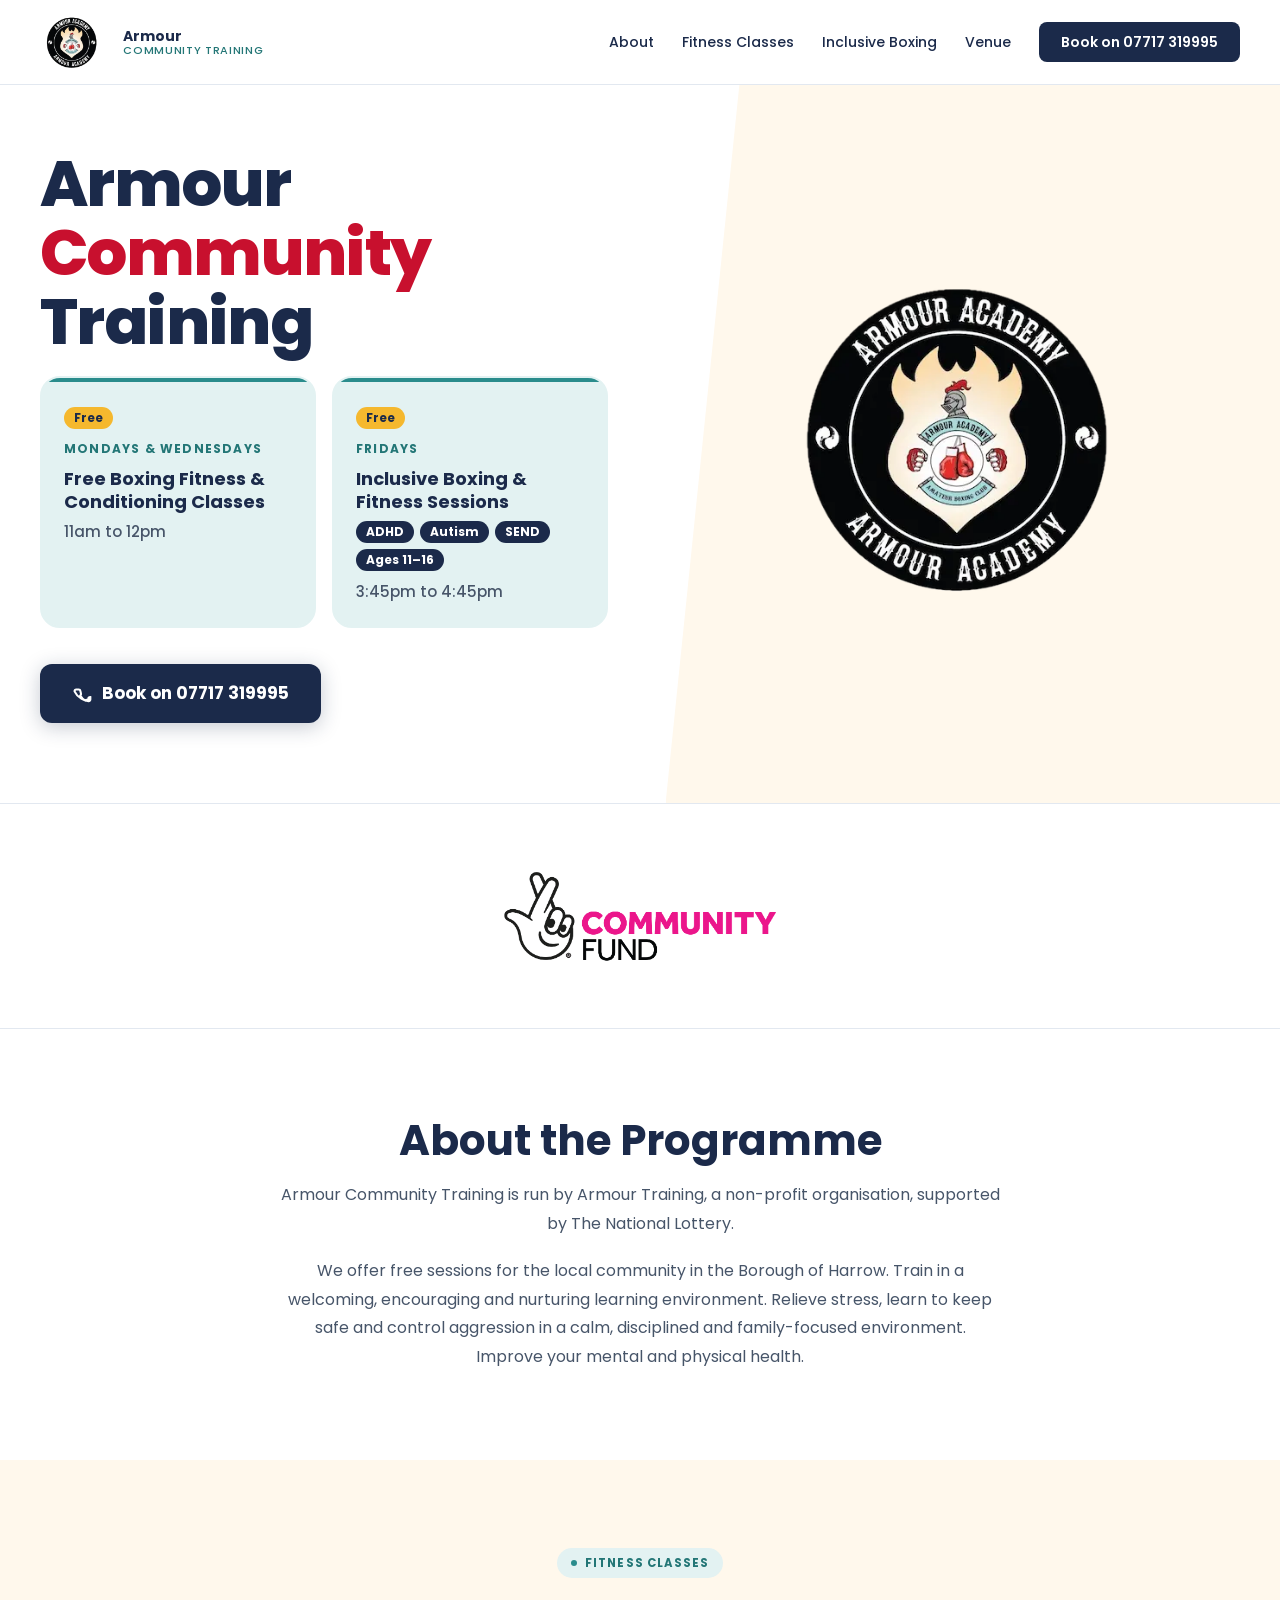
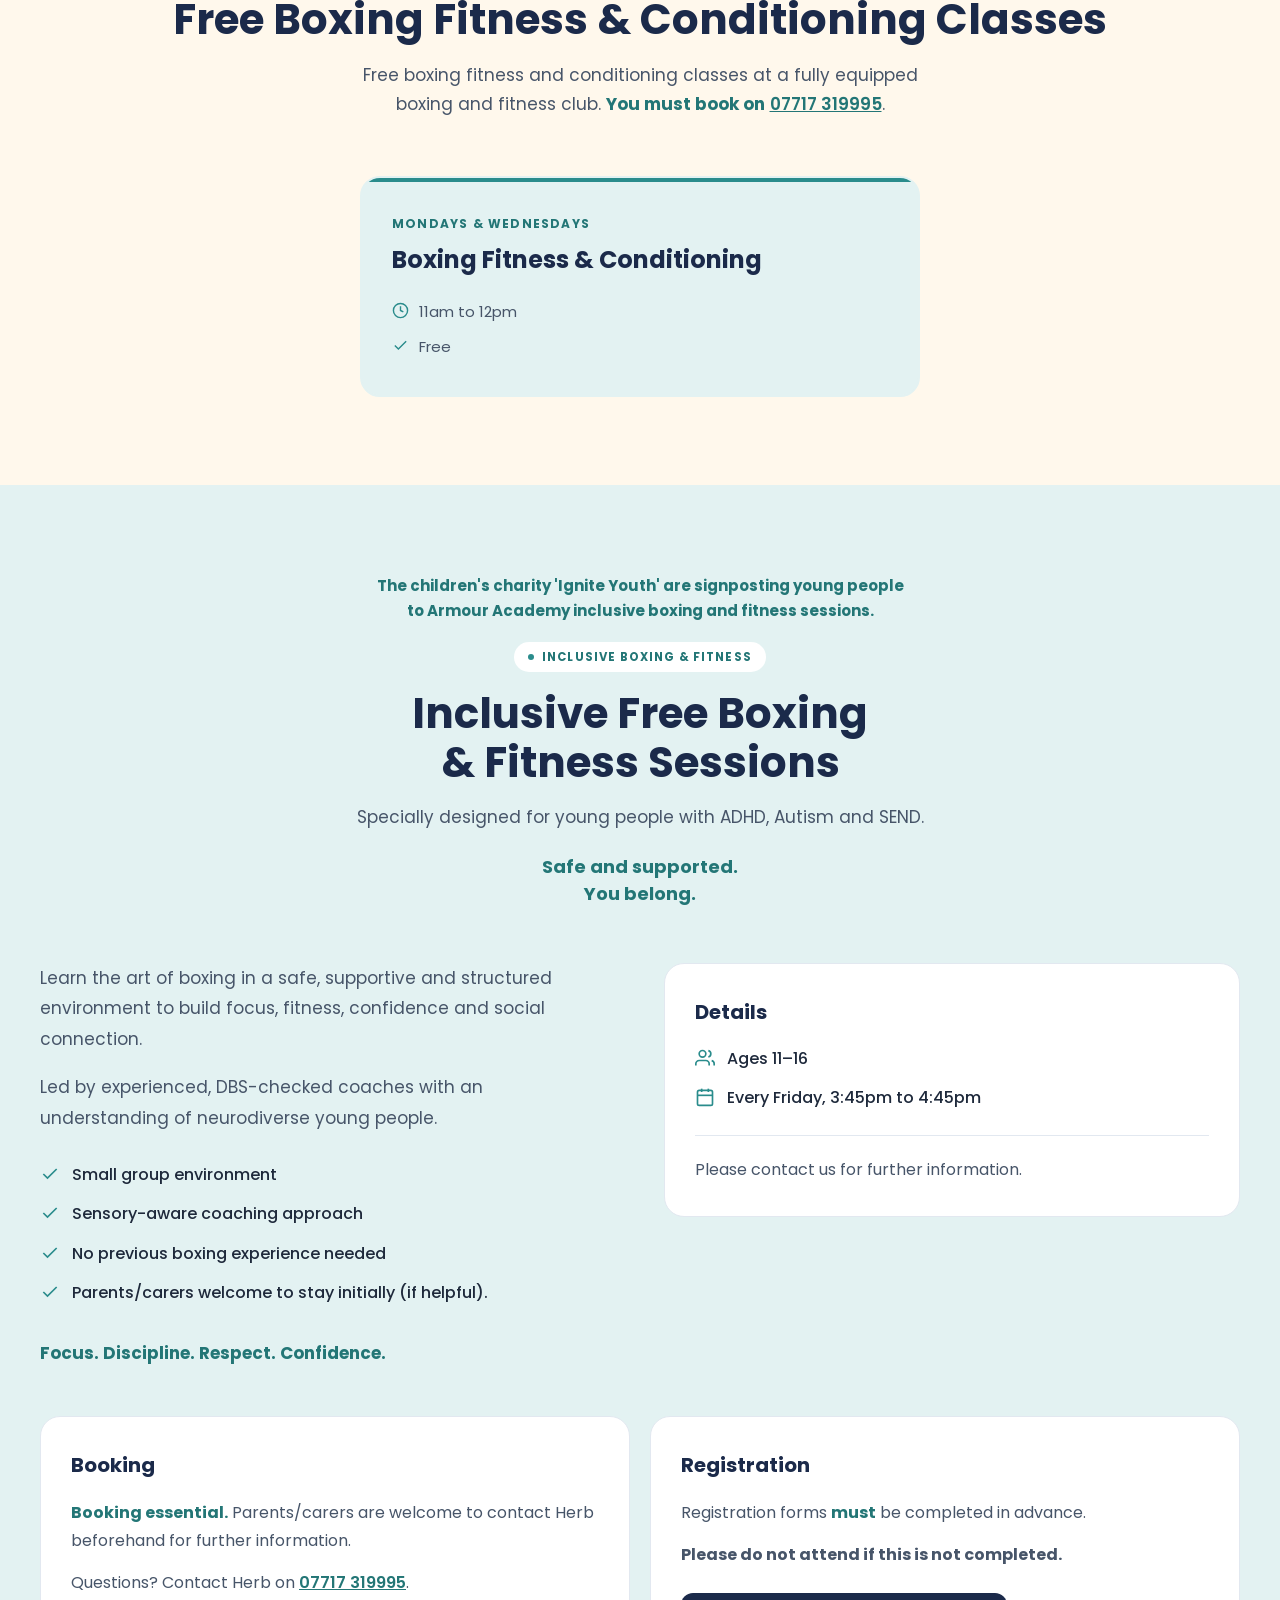
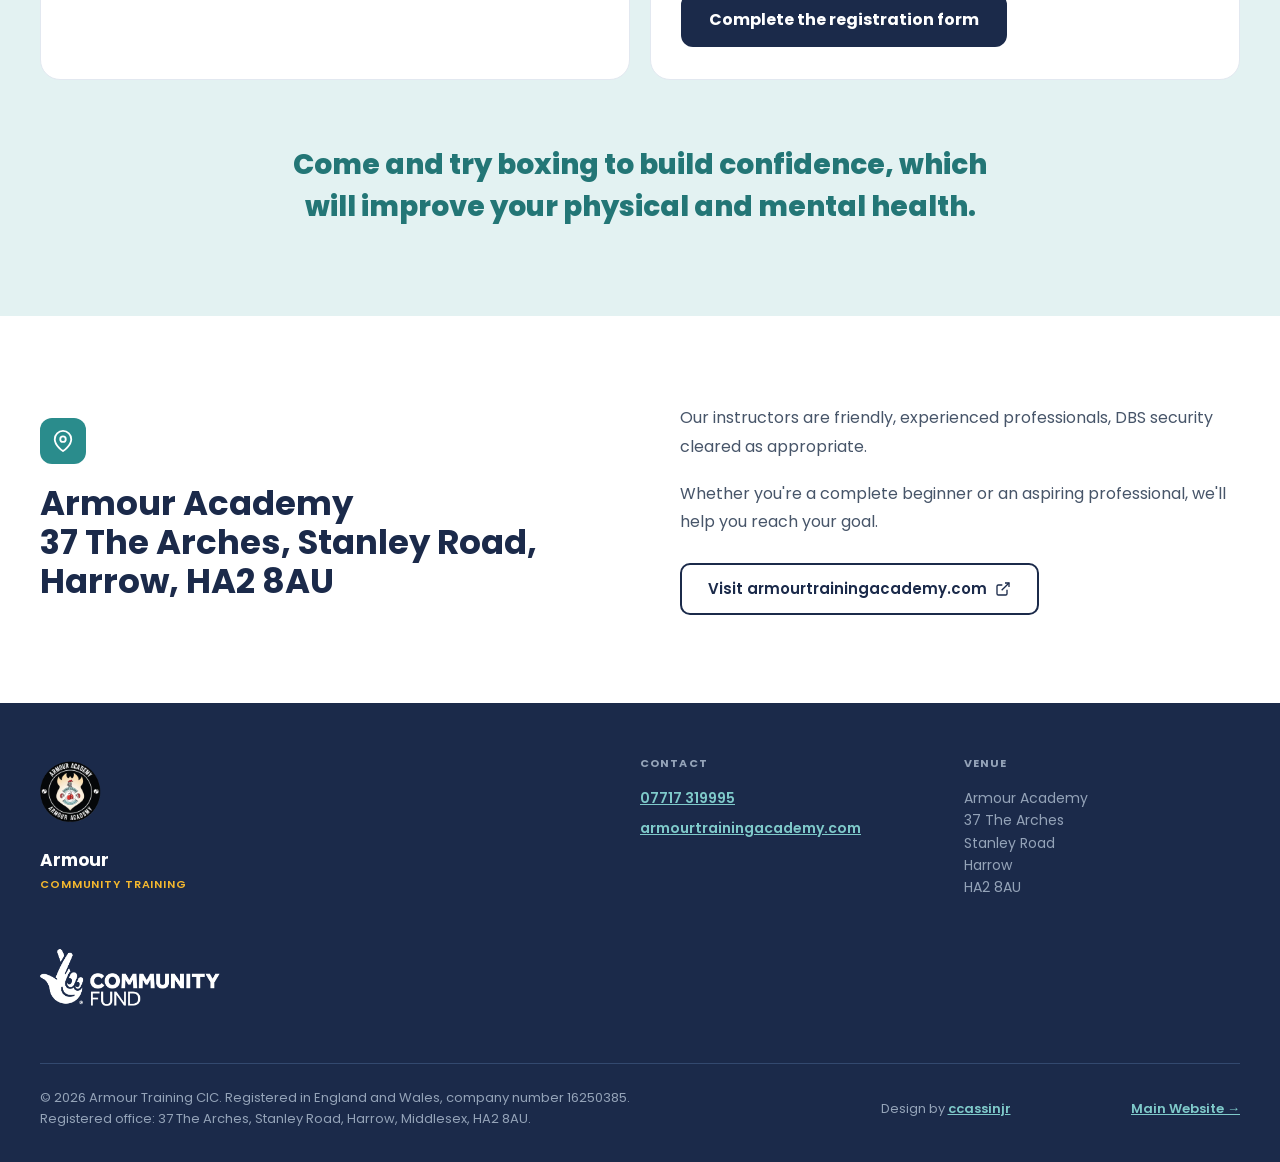
<file: index.html>
<!doctype html>
<html lang="en">
  <head>
    <meta charset="UTF-8" />
    <meta name="viewport" content="width=device-width, initial-scale=1.0" />
    <meta name="format-detection" content="telephone=no" />
    <title>
      Free Boxing &amp; Fitness Classes in Harrow | Armour Community Training
    </title>
    <meta
      name="description"
      content="Armour Community Training: free boxing fitness and conditioning classes every Monday and Wednesday, 11am to 12pm, and inclusive boxing and fitness sessions for young people aged 11 to 16 every Friday, 3:45pm to 4:45pm, in Harrow, HA2 8AU. Supported by The National Lottery Community Fund."
    />
    <link rel="preconnect" href="https://fonts.googleapis.com" />
    <link rel="preconnect" href="https://fonts.gstatic.com" crossorigin />
    <link
      href="https://fonts.googleapis.com/css2?family=Poppins:wght@300;400;500;600;700;800&display=swap"
      rel="stylesheet"
    />
    <link rel="stylesheet" href="styles.css" />
    <script src="script.js" defer></script>
  </head>
  <body>
    <!-- ══ NAV ═══════════════════════════════════════════ -->
    <nav>
      <div class="nav-inner">
        <a href="#hero" class="nav-logo">
          <picture>
            <source
              srcset="logo-440.webp 440w, logo-800.webp 800w"
              sizes="64px"
              type="image/webp"
            />
            <img
              src="logo.png"
              alt="Armour Academy logo"
              width="800"
              height="756"
            />
          </picture>
          <div class="nav-logo-text">
            <strong>Armour</strong>
            <span>Community Training</span>
          </div>
        </a>

        <ul class="nav-links">
          <li><a href="#about">About</a></li>
          <li><a href="#classes">Fitness Classes</a></li>
          <li><a href="#fridays">Inclusive Boxing</a></li>
          <li><a href="#about-aa">Venue</a></li>
          <li>
            <a href="tel:07717319995" class="nav-cta">Book on 07717 319995</a>
          </li>
        </ul>

        <button
          class="hamburger"
          id="hamburger"
          aria-label="Toggle menu"
          aria-expanded="false"
          aria-controls="mobileMenu"
        >
          <span></span><span></span><span></span>
        </button>
      </div>

      <div class="mobile-menu" id="mobileMenu">
        <a href="#about">About</a>
        <a href="#classes">Fitness Classes</a>
        <a href="#fridays">Inclusive Boxing</a>
        <a href="#about-aa">Venue</a>
        <a href="tel:07717319995">&#128222; Book on 07717 319995</a>
      </div>
    </nav>

    <!-- ══ HERO ══════════════════════════════════════════ -->
    <section id="hero">
      <div class="hero-inner">
        <div class="hero-content">
          <h1>
            Armour<br /><span class="accent">Community</span><br />Training
          </h1>

          <div class="hero-cards">
            <a href="#classes" class="class-card hero-card">
              <span class="free-tag">Free</span>
              <div class="class-day">Mondays &amp; Wednesdays</div>
              <p class="hero-card-title">
                Free Boxing Fitness &amp; Conditioning Classes
              </p>
              <p class="hero-card-detail">11am&nbsp;to&nbsp;12pm</p>
            </a>
            <a href="#fridays" class="class-card hero-card">
              <span class="free-tag">Free</span>
              <div class="class-day">Fridays</div>
              <p class="hero-card-title">
                Inclusive Boxing &amp; Fitness Sessions
              </p>
              <ul class="audience-tags">
                <li>ADHD</li>
                <li>Autism</li>
                <li>SEND</li>
                <li>Ages 11–16</li>
              </ul>
              <p class="hero-card-detail">3:45pm&nbsp;to&nbsp;4:45pm</p>
            </a>
          </div>

          <a href="tel:07717319995" class="btn-primary">
            <svg
              viewBox="0 0 24 24"
              fill="none"
              stroke="currentColor"
              stroke-width="2.5"
              aria-hidden="true"
            >
              <path
                d="M22 16.92v3a2 2 0 01-2.18 2 19.79 19.79 0 01-8.63-3.07A19.5 19.5 0 013.07 10a2 2 0 011.97-2.18h3a2 2 0 012 1.72c.127.96.361 1.903.7 2.81a2 2 0 01-.45 2.11L9.91 15a16 16 0 006.06 6.06l.31-.31a2 2 0 012.11-.45c.907.339 1.85.573 2.81.7A2 2 0 0122 16.92z"
              />
            </svg>
            Book on 07717 319995
          </a>
        </div>

        <picture class="hero-logo">
          <source
            srcset="logo-440.webp 440w, logo-800.webp 800w"
            sizes="(max-width: 768px) 220px, (max-width: 1024px) 260px, 380px"
            type="image/webp"
          />
          <img
            src="logo.png"
            alt="Armour Academy logo"
            width="800"
            height="756"
          />
        </picture>
      </div>
    </section>

    <!-- ══ FUNDER BAND ═════════════════════════════════════ -->
    <section class="funder-band">
      <img
        src="tnlcf-logo.png"
        alt="Supported by The National Lottery Community Fund"
        width="2426"
        height="1186"
        class="tnlcf-logo"
      />
    </section>

    <!-- ══ ABOUT ══════════════════════════════════════════ -->
    <section id="about">
      <div class="container">
        <div class="about-text">
          <h2>About the Programme</h2>
          <p>
            Armour Community Training is run by Armour Training, a non-profit
            organisation, supported by The National Lottery.
          </p>
          <p>
            We offer free sessions for the local community in the Borough of
            Harrow. Train in a welcoming, encouraging and nurturing learning
            environment. Relieve stress, learn to keep safe and control
            aggression in a calm, disciplined and family-focused environment.
            Improve your mental and physical health.
          </p>
        </div>
      </div>
    </section>

    <!-- ══ CLASSES (MONDAY & WEDNESDAY) ═══════════════════ -->
    <section id="classes">
      <div class="container">
        <div class="classes-hdr">
          <div class="pill">Fitness Classes</div>
          <h2>Free Boxing Fitness &amp; Conditioning Classes</h2>
          <p class="lead">
            Free boxing fitness and conditioning classes at a fully equipped
            boxing and fitness club.
            <strong class="classes-accent">You must book on</strong>
            <a href="tel:07717319995">07717 319995</a>.
          </p>
        </div>

        <div class="class-card">
          <div class="class-day">Mondays &amp; Wednesdays</div>
          <div class="class-name">Boxing Fitness &amp; Conditioning</div>
          <div class="class-meta">
            <div class="meta-row">
              <svg
                viewBox="0 0 24 24"
                fill="none"
                stroke="currentColor"
                stroke-width="2"
                aria-hidden="true"
              >
                <circle cx="12" cy="12" r="10" />
                <polyline points="12 6 12 12 16 14" />
              </svg>
              11am to 12pm
            </div>
            <div class="meta-row">
              <svg
                viewBox="0 0 24 24"
                fill="none"
                stroke="currentColor"
                stroke-width="2"
                aria-hidden="true"
              >
                <polyline points="20 6 9 17 4 12" />
              </svg>
              Free
            </div>
          </div>
        </div>
      </div>
    </section>

    <!-- ══ FRIDAYS (INCLUSIVE BOXING) ═════════════════════ -->
    <section id="fridays">
      <div class="container">
        <div class="fri-hdr">
          <p class="fri-signpost">
            The children's charity 'Ignite Youth' are signposting young people
            to Armour Academy inclusive boxing and fitness sessions.
          </p>
          <div class="pill">Inclusive Boxing &amp; Fitness</div>
          <h2>Inclusive Free Boxing &amp; Fitness Sessions</h2>
          <p class="lead">
            Specially designed for young people with ADHD, Autism and SEND.
          </p>
          <p class="fri-tagline">Safe and supported.<br />You belong.</p>
        </div>

        <div class="fri-grid">
          <div class="fri-text">
            <p>
              Learn the art of boxing in a safe, supportive and structured
              environment to build focus, fitness, confidence and social
              connection.
            </p>
            <p>
              Led by experienced, DBS-checked coaches with an understanding of
              neurodiverse young people.
            </p>
            <ul class="fri-list">
              <li>
                <svg
                  viewBox="0 0 24 24"
                  fill="none"
                  stroke="currentColor"
                  stroke-width="2"
                  aria-hidden="true"
                >
                  <polyline points="20 6 9 17 4 12" />
                </svg>
                Small group environment
              </li>
              <li>
                <svg
                  viewBox="0 0 24 24"
                  fill="none"
                  stroke="currentColor"
                  stroke-width="2"
                  aria-hidden="true"
                >
                  <polyline points="20 6 9 17 4 12" />
                </svg>
                Sensory-aware coaching approach
              </li>
              <li>
                <svg
                  viewBox="0 0 24 24"
                  fill="none"
                  stroke="currentColor"
                  stroke-width="2"
                  aria-hidden="true"
                >
                  <polyline points="20 6 9 17 4 12" />
                </svg>
                No previous boxing experience needed
              </li>
              <li>
                <svg
                  viewBox="0 0 24 24"
                  fill="none"
                  stroke="currentColor"
                  stroke-width="2"
                  aria-hidden="true"
                >
                  <polyline points="20 6 9 17 4 12" />
                </svg>
                Parents/carers welcome to stay initially (if helpful).
              </li>
            </ul>
            <p class="fri-tagline">Focus. Discipline. Respect. Confidence.</p>
          </div>

          <div class="fri-card">
            <h3>Details</h3>
            <ul class="fri-details">
              <li>
                <svg
                  viewBox="0 0 24 24"
                  fill="none"
                  stroke="currentColor"
                  stroke-width="2"
                  aria-hidden="true"
                >
                  <path d="M17 21v-2a4 4 0 00-4-4H5a4 4 0 00-4 4v2" />
                  <circle cx="9" cy="7" r="4" />
                  <path d="M23 21v-2a4 4 0 00-3-3.87" />
                  <path d="M16 3.13a4 4 0 010 7.75" />
                </svg>
                Ages 11–16
              </li>
              <li>
                <svg
                  viewBox="0 0 24 24"
                  fill="none"
                  stroke="currentColor"
                  stroke-width="2"
                  aria-hidden="true"
                >
                  <rect x="3" y="4" width="18" height="18" rx="2" />
                  <line x1="16" y1="2" x2="16" y2="6" />
                  <line x1="8" y1="2" x2="8" y2="6" />
                  <line x1="3" y1="10" x2="21" y2="10" />
                </svg>
                Every Friday, 3:45pm to 4:45pm
              </li>
            </ul>
            <p class="fri-note">Please contact us for further information.</p>
          </div>
        </div>

        <div class="fri-steps">
          <div class="fri-card">
            <h3>Booking</h3>
            <p>
              <strong class="fri-accent">Booking essential.</strong>
              Parents/carers are welcome to contact Herb beforehand for further
              information.
            </p>
            <p>
              Questions? Contact Herb on
              <a href="tel:07717319995">07717 319995</a>.
            </p>
          </div>
          <div class="fri-card">
            <h3>Registration</h3>
            <p>
              Registration forms <strong class="fri-accent">must</strong> be
              completed in advance.
            </p>
            <p>
              <strong>Please do not attend if this is not completed.</strong>
            </p>
            <a
              href="https://docs.google.com/forms/d/e/1FAIpQLSf2Ot1VgoupaDVz1BwWVu2qhC9g6sf7bvOAOOSk5MWs1z47qg/viewform"
              target="_blank"
              rel="noopener"
              class="btn-register"
              >Complete the registration form</a
            >
          </div>
        </div>

        <div class="fri-close">
          <p class="fri-tagline">
            Come and try boxing to build confidence, which will improve your
            physical and mental health.
          </p>
        </div>
      </div>
    </section>

    <!-- ══ ABOUT ARMOUR ACADEMY (THE VENUE) ═══════════════ -->
    <section id="about-aa">
      <div class="container">
        <div class="aa-grid">
          <div class="aa-heading">
            <div class="loc-icon">
              <svg
                viewBox="0 0 24 24"
                fill="none"
                stroke="currentColor"
                stroke-width="2"
                aria-hidden="true"
              >
                <path d="M21 10c0 7-9 13-9 13s-9-6-9-13a9 9 0 0118 0z" />
                <circle cx="12" cy="10" r="3" />
              </svg>
            </div>
            <h2>
              Armour Academy<br />37 The Arches, Stanley Road, Harrow,
              HA2&nbsp;8AU
            </h2>
          </div>

          <div class="aa-text">
            <p>
              Our instructors are friendly, experienced professionals, DBS
              security cleared as appropriate.
            </p>
            <p>
              Whether you're a complete beginner or an aspiring professional,
              we'll help you reach your goal.
            </p>
            <a
              href="https://armourtrainingacademy.com"
              target="_blank"
              rel="noopener"
              class="btn-outline"
            >
              Visit armourtrainingacademy.com
              <svg
                viewBox="0 0 24 24"
                fill="none"
                stroke="currentColor"
                stroke-width="2"
                aria-hidden="true"
              >
                <path
                  d="M18 13v6a2 2 0 01-2 2H5a2 2 0 01-2-2V8a2 2 0 012-2h6"
                />
                <polyline points="15 3 21 3 21 9" />
                <line x1="10" y1="14" x2="21" y2="3" />
              </svg>
            </a>
          </div>
        </div>
      </div>
    </section>

    <!-- ══ FOOTER ══════════════════════════════════════════ -->
    <footer>
      <div class="footer-grid">
        <div class="footer-brand">
          <picture>
            <source
              srcset="logo-440.webp 440w, logo-800.webp 800w"
              sizes="77px"
              type="image/webp"
            />
            <img
              src="logo.png"
              alt="Armour Academy logo"
              width="800"
              height="756"
              class="footer-logo"
              loading="lazy"
            />
          </picture>
          <strong>Armour</strong>
          <div class="ftag">Community Training</div>
          <img
            src="tnlcf-logo-white.png"
            alt="Supported by The National Lottery Community Fund"
            width="3369"
            height="1648"
            class="tnlcf-logo"
            loading="lazy"
          />
        </div>

        <div class="fcol">
          <h4>Contact</h4>
          <a href="tel:07717319995">07717 319995</a>
          <a
            href="https://armourtrainingacademy.com"
            target="_blank"
            rel="noopener"
            >armourtrainingacademy.com</a
          >
        </div>

        <div class="fcol">
          <h4>Venue</h4>
          <p>
            Armour Academy<br />37 The Arches<br />Stanley Road<br />Harrow<br />HA2
            8AU
          </p>
        </div>
      </div>

      <div class="footer-bar">
        <span
          >&copy; 2026 Armour Training CIC. Registered in England and Wales,
          company&nbsp;number&nbsp;16250385.
          <span class="reg-office"
            >Registered office: 37 The Arches, Stanley Road, Harrow, Middlesex,
            HA2 8AU.</span
          ></span
        >
        <span
          >Design by
          <a href="https://ccassinjr.com" target="_blank" rel="noopener"
            >ccassinjr</a
          ></span
        >
        <a
          href="https://armourtrainingacademy.com"
          target="_blank"
          rel="noopener"
          >Main Website &rarr;</a
        >
      </div>
    </footer>
  </body>
</html>
</file>
<file: styles.css>
*,
*::before,
*::after {
  box-sizing: border-box;
  margin: 0;
  padding: 0;
}

:root {
  /* palette from the club's inclusive boxing poster */
  --navy: #1b2a4a;
  --navy-line: #33496f; /* lines on navy */
  --teal: #2a8c8c; /* icons and decoration */
  --teal-dark: #237676; /* teal text on light backgrounds (AA 4.5:1) */
  --teal-light: #7fcaca; /* teal text on navy (AA 4.5:1) */
  --soft-teal: #e3f2f2;
  --cream: #fff8ec;
  --yellow: #f5b82e; /* highlights only, never as text on light backgrounds */
  --red: #c8102e; /* hero accent word only */
  --dark: #1e293b;
  --mid: #475569;
  --light: #94a3b8;
  --border: #e2e8f0;
  --white: #ffffff;
  --max-w: 1200px;
  --nav-h: 84px;
}

/* in-page links stop below the sticky nav (and its 1px border) instead of under it */
html {
  scroll-behavior: smooth;
  scroll-padding-top: calc(var(--nav-h) + 1px);
}

body {
  font-family: "Poppins", sans-serif;
  background: var(--white);
  color: var(--dark);
  line-height: 1.6;
  font-size: 16px;
}

img {
  display: block;
  max-width: 100%;
  height: auto;
}

/* <picture> is the layout box for each logo. Don't use display: contents here:
   Chrome renders the <source> as an empty box, which then takes a grid cell
   of its own and pushes the logo into the wrong place. */
picture {
  display: block;
}

/* keep phone numbers on one line */
a[href^="tel:"] {
  white-space: nowrap;
}

/* ── NAV ─────────────────────────────────────── */
nav {
  position: sticky;
  top: 0;
  z-index: 100;
  background: var(--white);
  border-bottom: 1px solid var(--border);
  padding: 0 24px;
}

.nav-inner {
  max-width: var(--max-w);
  margin: 0 auto;
  display: flex;
  align-items: center;
  justify-content: space-between;
  height: var(--nav-h);
}

.nav-logo {
  display: flex;
  align-items: center;
  gap: 20px;
  text-decoration: none;
}

.nav-logo picture {
  flex-shrink: 0;
}
.nav-logo img {
  width: auto;
  height: 60px;
}

.nav-logo-text {
  display: flex;
  flex-direction: column;
  line-height: 1.15;
}
.nav-logo-text strong {
  font-size: 14px;
  font-weight: 700;
  color: var(--navy);
}
.nav-logo-text span {
  font-size: 11px;
  font-weight: 500;
  color: var(--teal-dark);
  text-transform: uppercase;
  letter-spacing: 0.06em;
}

.nav-links {
  display: flex;
  gap: 28px;
  list-style: none;
  align-items: center;
}
.nav-links a {
  text-decoration: none;
  color: var(--navy);
  font-size: 14px;
  font-weight: 500;
  white-space: nowrap;
  transition: color 0.2s;
}
.nav-links a:hover {
  color: var(--teal-dark);
}

.nav-cta {
  background: var(--navy) !important;
  color: white !important;
  padding: 10px 22px;
  border-radius: 8px;
  font-weight: 600 !important;
  transition: background 0.2s !important;
}
.nav-cta:hover {
  background: var(--teal-dark) !important;
}

.hamburger {
  display: none;
  flex-direction: column;
  gap: 5px;
  cursor: pointer;
  background: none;
  border: none;
  padding: 8px;
}
.hamburger span {
  display: block;
  width: 24px;
  height: 2px;
  background: var(--navy);
  border-radius: 2px;
  transition: all 0.3s;
}
.hamburger.open span:nth-child(1) {
  transform: translateY(7px) rotate(45deg);
}
.hamburger.open span:nth-child(2) {
  opacity: 0;
}
.hamburger.open span:nth-child(3) {
  transform: translateY(-7px) rotate(-45deg);
}

.mobile-menu {
  display: none;
  background: var(--white);
  border-top: 1px solid var(--border);
  padding: 8px 24px 16px;
}
.mobile-menu a {
  display: block;
  padding: 13px 0;
  color: var(--navy);
  text-decoration: none;
  font-weight: 500;
  font-size: 15px;
  border-bottom: 1px solid var(--border);
}
.mobile-menu a:last-child {
  border-bottom: none;
  color: var(--teal-dark);
  font-weight: 700;
}

/* ── SHARED ─────────────────────────────────── */
section {
  padding: 88px 24px;
}

.container {
  max-width: var(--max-w);
  margin: 0 auto;
}

.pill {
  display: inline-flex;
  align-items: center;
  gap: 8px;
  background: var(--soft-teal);
  color: var(--teal-dark);
  font-size: 11.5px;
  font-weight: 700;
  text-transform: uppercase;
  letter-spacing: 0.1em;
  padding: 6px 14px;
  border-radius: 100px;
  margin-bottom: 18px;
}
.pill::before {
  content: "";
  display: block;
  width: 6px;
  height: 6px;
  background: var(--teal);
  border-radius: 50%;
  flex-shrink: 0;
}

h2 {
  font-size: clamp(28px, 4vw, 42px);
  font-weight: 700;
  color: var(--navy);
  line-height: 1.15;
  margin-bottom: 16px;
  text-wrap: balance;
}

.lead {
  font-size: 17px;
  color: var(--mid);
  line-height: 1.75;
  max-width: 620px;
  text-wrap: balance;
}
.lead a {
  color: var(--teal-dark);
  font-weight: 600;
  text-decoration: underline;
}

.btn-primary {
  display: inline-flex;
  align-items: center;
  gap: 10px;
  background: var(--navy);
  color: white;
  text-decoration: none;
  font-weight: 700;
  font-size: 17px;
  padding: 16px 32px;
  border-radius: 12px;
  transition:
    background 0.2s,
    transform 0.15s,
    box-shadow 0.2s;
  box-shadow: 0 4px 20px rgba(27, 42, 74, 0.25);
}
.btn-primary:hover {
  background: var(--teal-dark);
  transform: translateY(-2px);
  box-shadow: 0 8px 32px rgba(27, 42, 74, 0.3);
}
.btn-primary svg {
  width: 20px;
  height: 20px;
  flex-shrink: 0;
}

/* National Lottery Community Fund logos: shown whole, never cropped, recoloured
   or stretched. Only the width is set; the height follows the file's proportions. */
.tnlcf-logo {
  width: 240px;
  max-width: 100%;
  height: auto;
}

/* ── HERO ───────────────────────────────────── */
#hero {
  background: var(--white);
  padding: 64px 24px 80px;
  position: relative;
  overflow: hidden;
}

#hero::before {
  content: "";
  position: absolute;
  top: 0;
  right: 0;
  width: 48%;
  height: 100%;
  background: var(--cream);
  clip-path: polygon(12% 0, 100% 0, 100% 100%, 0% 100%);
  pointer-events: none;
}

.hero-inner {
  max-width: var(--max-w);
  margin: 0 auto;
  position: relative;
  z-index: 1;
  display: grid;
  grid-template-columns: 1fr 1fr;
  gap: 64px;
  align-items: center;
}

h1 {
  font-size: clamp(38px, 5.5vw, 64px);
  font-weight: 800;
  color: var(--navy);
  line-height: 1.08;
  letter-spacing: -0.025em;
  margin-bottom: 20px;
}
h1 .accent {
  color: var(--red);
}

/* the two programmes, in the class-card style (soft teal, teal top bar) */
.hero-cards {
  display: grid;
  grid-template-columns: 1fr 1fr;
  gap: 16px;
  margin-bottom: 36px;
}
.class-card.hero-card {
  display: block;
  padding: 26px 22px 22px;
  text-align: left;
  text-decoration: none;
}
/* the "Free" tag: warm yellow highlight with navy text for contrast */
.free-tag {
  display: inline-block;
  margin-bottom: 10px;
  background: var(--yellow);
  color: var(--navy);
  font-size: 12px;
  font-weight: 700;
  line-height: 1.5;
  padding: 2px 10px;
  border-radius: 100px;
}
.hero-card-title {
  font-size: 18px;
  font-weight: 700;
  color: var(--navy);
  line-height: 1.3;
  margin-bottom: 8px;
  text-wrap: balance;
}
/* no lone word on the last line of a hero card's day label */
.hero-card .class-day {
  text-wrap: balance;
}
.hero-card-detail {
  font-size: 15px;
  font-weight: 500;
  color: var(--mid);
  line-height: 1.5;
}
/* who the Friday sessions are for: the Free tag's size and shape, in navy
   with white text (about 14:1 contrast) */
.audience-tags {
  list-style: none;
  display: flex;
  flex-wrap: wrap;
  gap: 6px;
  margin-bottom: 10px;
}
.audience-tags li {
  background: var(--navy);
  color: var(--white);
  font-size: 12px;
  font-weight: 700;
  line-height: 1.5;
  padding: 2px 10px;
  border-radius: 100px;
  white-space: nowrap;
}

/* the Armour Academy logo is the hero's main visual, on the cream shape on
   desktop. .hero-logo is the <picture>, so it is the grid item; only the
   width is set and the <img> fills it, keeping its proportions. */
.hero-logo {
  width: 380px;
  justify-self: center;
}

/* ── FUNDER BAND ────────────────────────────── */
/* slim white strip, so the logo file's own white background blends in */
.funder-band {
  background: var(--white);
  border-top: 1px solid var(--border);
  border-bottom: 1px solid var(--border);
  padding-top: 24px;
  padding-bottom: 24px;
}
.funder-band .tnlcf-logo {
  width: 360px;
  margin: 0 auto;
}

/* ── ABOUT ──────────────────────────────────── */
#about {
  background: var(--white);
}

.about-text {
  max-width: 720px;
  margin: 0 auto;
  text-align: center;
}

.about-text p {
  color: var(--mid);
  margin-bottom: 18px;
  font-size: 16px;
  line-height: 1.8;
}
.about-text p:last-child {
  margin-bottom: 0;
}

/* ── CLASSES (MONDAY & WEDNESDAY) ──────────── */
#classes {
  background: var(--cream);
}

.classes-hdr {
  text-align: center;
  margin-bottom: 56px;
}
.classes-hdr .lead {
  margin: 0 auto;
}

.classes-accent {
  color: var(--teal-dark);
  font-weight: 700;
}

#classes .class-card {
  max-width: 560px;
  margin: 0 auto;
}

.class-card {
  background: var(--soft-teal);
  border: 2px solid var(--soft-teal);
  border-radius: 20px;
  padding: 36px 30px;
  position: relative;
  overflow: hidden;
  transition:
    border-color 0.2s,
    box-shadow 0.2s;
}
.class-card:hover {
  border-color: var(--teal);
  box-shadow: 0 8px 40px rgba(42, 140, 140, 0.15);
}
.class-card::before {
  content: "";
  position: absolute;
  top: 0;
  left: 0;
  right: 0;
  height: 4px;
  background: var(--teal);
}

.class-day {
  font-size: 12px;
  font-weight: 700;
  text-transform: uppercase;
  letter-spacing: 0.1em;
  color: var(--teal-dark);
  margin-bottom: 8px;
}
.class-name {
  font-size: 24px;
  font-weight: 700;
  color: var(--navy);
  margin-bottom: 20px;
}

.class-meta {
  display: flex;
  flex-direction: column;
  gap: 11px;
}
.meta-row {
  display: flex;
  align-items: flex-start;
  gap: 10px;
  font-size: 15px;
  color: var(--mid);
}
.meta-row svg {
  width: 17px;
  height: 17px;
  color: var(--teal);
  flex-shrink: 0;
  margin-top: 2px;
}

/* ── FRIDAYS (INCLUSIVE BOXING) ────────────── */
/* Kept deliberately calm: generous spacing, high-contrast text, and no
   hover movement, animation or flashing anywhere in this section. */
#fridays {
  background: var(--soft-teal);
}
#fridays .pill {
  background: var(--white);
} /* its usual soft teal would vanish here */

.fri-hdr {
  text-align: center;
  max-width: 720px;
  margin: 0 auto 56px;
}
.fri-hdr .lead {
  margin: 0 auto;
}
.fri-signpost {
  color: var(--teal-dark);
  font-size: 15px;
  font-weight: 700;
  line-height: 1.7;
  margin-bottom: 18px;
  text-wrap: balance;
}

.fri-tagline {
  font-size: 18px;
  font-weight: 700;
  color: var(--teal-dark);
  line-height: 1.5;
  text-wrap: balance;
}
.fri-hdr .fri-tagline {
  margin-top: 20px;
}

.fri-grid {
  display: grid;
  grid-template-columns: 1fr 1fr;
  gap: 48px;
  align-items: start;
  margin-bottom: 48px;
}

.fri-text p {
  color: var(--mid);
  font-size: 17px;
  line-height: 1.8;
  margin-bottom: 18px;
}
.fri-text .fri-tagline {
  color: var(--teal-dark);
  margin: 32px 0 0;
}

.fri-list,
.fri-details {
  list-style: none;
  display: flex;
  flex-direction: column;
  gap: 14px;
}
.fri-list {
  margin-top: 28px;
}
.fri-list li,
.fri-details li {
  display: flex;
  align-items: flex-start;
  gap: 12px;
  color: var(--dark);
  font-size: 16px;
  font-weight: 500;
  line-height: 1.6;
}
.fri-list svg,
.fri-details svg {
  width: 20px;
  height: 20px;
  color: var(--teal);
  flex-shrink: 0;
  margin-top: 2px;
}

.fri-card {
  background: var(--white);
  border: 1px solid var(--border);
  border-radius: 20px;
  padding: 32px 30px;
}
.fri-card h3 {
  font-size: 20px;
  font-weight: 700;
  color: var(--navy);
  margin-bottom: 18px;
}
.fri-card p {
  color: var(--mid);
  font-size: 16px;
  line-height: 1.75;
}
.fri-card p + p {
  margin-top: 14px;
}
.fri-card p a {
  color: var(--teal-dark);
  font-weight: 600;
  text-decoration: underline;
}
.fri-accent {
  color: var(--teal-dark);
  font-weight: 700;
}
.fri-note {
  margin-top: 24px;
  padding-top: 20px;
  border-top: 1px solid var(--border);
}

.fri-steps {
  display: grid;
  grid-template-columns: 1fr 1fr;
  gap: 20px;
  margin-bottom: 64px;
}

.btn-register {
  display: inline-block;
  margin-top: 24px;
  background: var(--navy);
  color: var(--white);
  text-decoration: none;
  font-weight: 700;
  font-size: 16px;
  padding: 14px 28px;
  border-radius: 12px;
  text-align: center;
  text-wrap: balance;
}
.btn-register:hover {
  text-decoration: underline;
}
.btn-register:focus-visible {
  outline: 3px solid var(--navy);
  outline-offset: 3px;
}

.fri-close {
  text-align: center;
  max-width: 720px;
  margin: 0 auto;
}
.fri-close .fri-tagline {
  font-size: clamp(22px, 3vw, 28px);
  font-weight: 800;
}

/* ── ABOUT ARMOUR ACADEMY (THE VENUE) ──────── */
#about-aa {
  background: var(--white);
}

.aa-grid {
  display: grid;
  grid-template-columns: 1fr 1fr;
  gap: 80px;
  align-items: center;
}

.loc-icon {
  width: 46px;
  height: 46px;
  background: var(--teal);
  border-radius: 12px;
  display: flex;
  align-items: center;
  justify-content: center;
  flex-shrink: 0;
}
.loc-icon svg {
  width: 22px;
  height: 22px;
  color: white;
}
.aa-heading .loc-icon {
  margin-bottom: 20px;
}
.aa-heading h2 {
  font-size: clamp(24px, 3vw, 34px);
  margin-bottom: 0;
}

.aa-text p {
  color: var(--mid);
  margin-bottom: 18px;
  font-size: 16px;
  line-height: 1.8;
}

.btn-outline {
  display: inline-flex;
  align-items: center;
  gap: 8px;
  border: 2px solid var(--navy);
  color: var(--navy);
  text-decoration: none;
  font-weight: 600;
  font-size: 15px;
  padding: 12px 26px;
  border-radius: 10px;
  transition: all 0.2s;
  margin-top: 8px;
}
.btn-outline:hover {
  background: var(--navy);
  color: white;
}
.btn-outline svg {
  width: 16px;
  height: 16px;
  flex-shrink: 0;
}

/* ── FOOTER ─────────────────────────────────── */
footer {
  background: var(--navy);
  color: white;
  padding: 52px 24px 32px;
}

.footer-grid {
  max-width: var(--max-w);
  margin: 0 auto;
  display: grid;
  grid-template-columns: 2fr 1fr 1fr;
  gap: 48px;
}

.footer-logo {
  width: auto;
  height: 72px;
  margin-bottom: 20px;
  /* logo.png has 85 of its 800px empty before the artwork, about 8px at 72px
     tall, so shift it left to line the artwork up with the Armour text */
  margin-left: -8px;
}
.footer-brand strong {
  display: block;
  font-size: 17px;
  font-weight: 700;
  margin-bottom: 2px;
}
.footer-brand .ftag {
  font-size: 11px;
  color: var(--yellow);
  font-weight: 600;
  text-transform: uppercase;
  letter-spacing: 0.08em;
}
/* the white logo file has 438 of its 3369px empty before the artwork, about
   31px at 240px wide, so shift it left to line the artwork up with the Armour
   text */
.footer-brand .tnlcf-logo {
  margin-top: 24px;
  margin-left: -31px;
}

.fcol h4 {
  font-size: 11px;
  font-weight: 700;
  text-transform: uppercase;
  letter-spacing: 0.1em;
  color: var(--light);
  margin-bottom: 14px;
}
.fcol p,
.fcol a {
  font-size: 14px;
  color: var(--light);
  margin-bottom: 8px;
  line-height: 1.6;
  text-decoration: none;
  display: block;
}
.fcol a:hover {
  color: var(--teal-light);
}
/* the phone number and website read as links on navy: teal, bold, underlined */
.fcol a[href^="tel:"],
.fcol a[href^="https://armourtrainingacademy.com"] {
  color: var(--teal-light);
  font-weight: 600;
  text-decoration: underline;
}
.fcol a[href^="tel:"]:hover,
.fcol a[href^="https://armourtrainingacademy.com"]:hover {
  color: var(--white);
}

.footer-bar {
  max-width: var(--max-w);
  margin: 28px auto 0;
  padding-top: 24px;
  border-top: 1px solid var(--navy-line);
  display: flex;
  justify-content: space-between;
  align-items: center;
  gap: 16px 32px;
  font-size: 13px;
  color: var(--light);
}
.footer-bar > span:first-child {
  flex: 1 1 auto;
  max-width: 720px;
}
.footer-bar > :not(:first-child) {
  white-space: nowrap;
}
/* ccassinjr and Main Website match the Contact links: teal, bold, underlined */
.footer-bar a {
  color: var(--teal-light);
  font-weight: 600;
  text-decoration: underline;
}
.footer-bar a:hover {
  color: var(--white);
}
/* the registered office address always starts on a line of its own */
.reg-office {
  display: block;
}
/* numbers iOS auto-detects (like the company number) look like normal text */
a[x-apple-data-detectors] {
  color: inherit !important;
  text-decoration: none !important;
  font: inherit !important;
}

/* ── RESPONSIVE ─────────────────────────────── */
@media (max-width: 1100px) {
  .nav-links {
    gap: 22px;
  }
}

/* the full link row needs about 890px, so switch to the menu button at 900px */
@media (max-width: 900px) {
  .nav-links {
    display: none;
  }
  .hamburger {
    display: flex;
  }
  .mobile-menu.open {
    display: block;
  }
}

@media (max-width: 1024px) {
  .hero-inner {
    grid-template-columns: 1fr;
    gap: 40px;
  }
  /* one logo in the HTML: grid order lifts it above the heading */
  .hero-logo {
    order: -1;
    width: 260px;
  }
  /* tablets and phones: heading, cards and button centred under the logo */
  .hero-content {
    text-align: center;
  }
  .hero-cards {
    max-width: 600px;
    margin-left: auto;
    margin-right: auto;
  }
  #hero::before {
    display: none;
  }
  .fri-grid {
    grid-template-columns: 1fr;
  }
  /* single column: Friday text in a centred column under the centred heading,
     text still left-aligned, tagline centred */
  .fri-text {
    max-width: 600px;
    margin: 0 auto;
  }
  .fri-text .fri-tagline {
    text-align: center;
  }
  .aa-grid {
    grid-template-columns: 1fr;
    gap: 32px;
  }
  /* single column: venue icon, heading, text and button centred */
  .aa-heading,
  .aa-text {
    text-align: center;
  }
  .aa-heading .loc-icon {
    margin-left: auto;
    margin-right: auto;
  }
  .aa-text p {
    max-width: 600px;
    margin-left: auto;
    margin-right: auto;
    text-wrap: balance;
  }
}

/* tablets: brand on the left, Contact with Venue stacked under it on the right */
@media (min-width: 768px) and (max-width: 1024px) {
  .footer-grid {
    grid-template-columns: 1fr 1fr;
    grid-template-rows: auto 1fr;
    row-gap: 28px;
  }
  .footer-brand {
    grid-row: span 2;
  }
}

@media (max-width: 768px) {
  section {
    padding: 64px 20px;
  }
  #hero {
    padding: 44px 20px 60px;
  }
  .funder-band .tnlcf-logo {
    width: 280px;
  }
  .fri-steps {
    grid-template-columns: 1fr;
  }
  .fri-card {
    padding: 28px 24px;
  }
  .hero-inner {
    gap: 32px;
  }
  .hero-logo {
    width: 220px;
  }
  h1 {
    font-size: 38px;
  }
}

/* phones: footer in one column, from 768px it uses the tablet layout */
@media (max-width: 767px) {
  .footer-grid {
    grid-template-columns: 1fr;
    gap: 28px;
  }
  /* stacked and left-aligned, in line with the footer columns above */
  .footer-bar {
    flex-direction: column;
    align-items: flex-start;
    gap: 8px;
  }
}

/* phones: programme cards stacked, so the day labels stay on one line */
@media (max-width: 600px) {
  .hero-cards {
    grid-template-columns: 1fr;
  }
}

@media (max-width: 480px) {
  .btn-register {
    display: block;
  }
  .btn-outline {
    font-size: 14px;
    padding: 12px 18px;
  }
}

/* wider screens: the registered office address never breaks. Where the
   address and the two links can't share a row (from 768px), the links wrap
   onto a second row instead of overflowing. */
@media (min-width: 768px) {
  .reg-office {
    white-space: nowrap;
  }
  .footer-bar {
    flex-wrap: wrap;
  }
  .footer-bar > span:first-child {
    flex-basis: 0;
  }
}

/* tablets: copyright on a full-width row, then Design by and Main Website
   together on a row below it, left-aligned */
@media (min-width: 768px) and (max-width: 1023px) {
  .footer-bar {
    justify-content: flex-start;
  }
  .footer-bar > span:first-child {
    flex-basis: 100%;
    max-width: none;
  }
}

@media (min-width: 1441px) {
  :root {
    --max-w: 1360px;
  }
}

@media (prefers-reduced-motion: reduce) {
  html {
    scroll-behavior: auto;
  }
  *,
  *::before,
  *::after {
    transition: none !important;
  }
  .btn-primary:hover {
    transform: none;
  }
}
</file>
